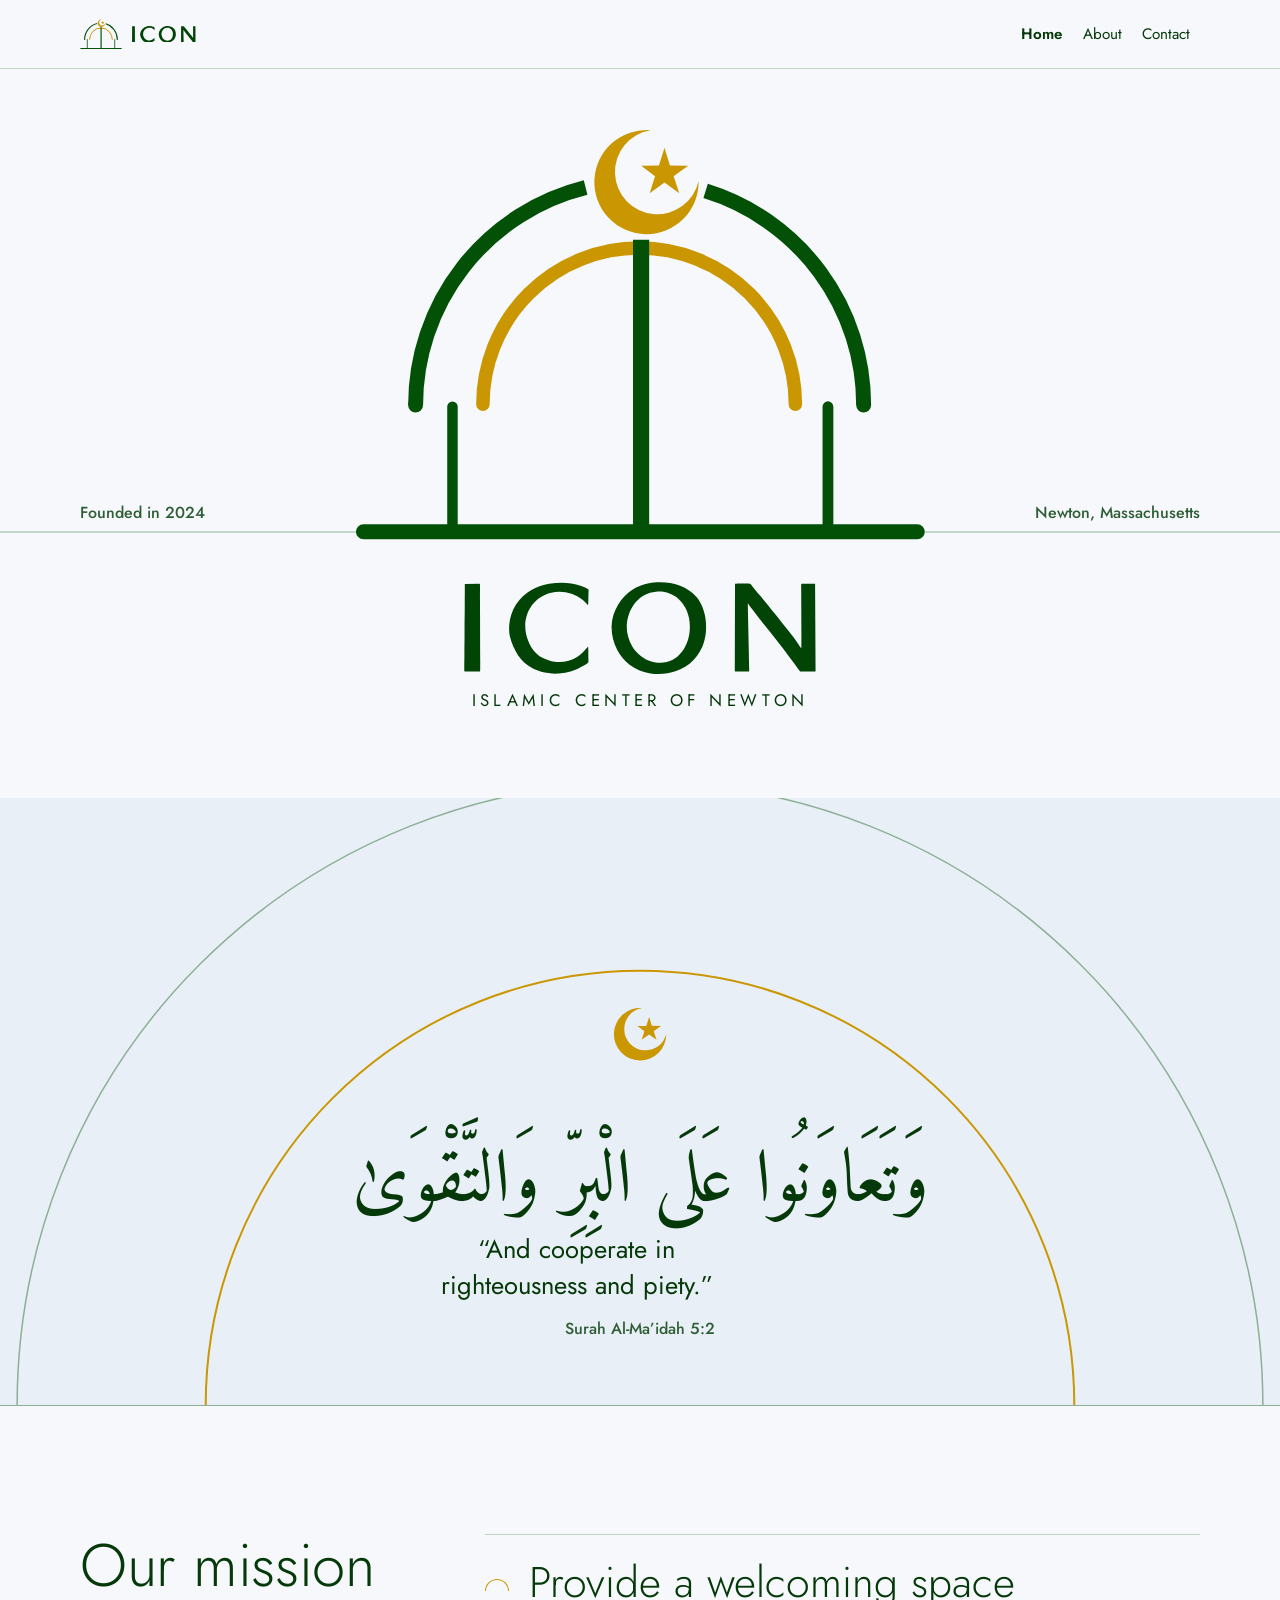
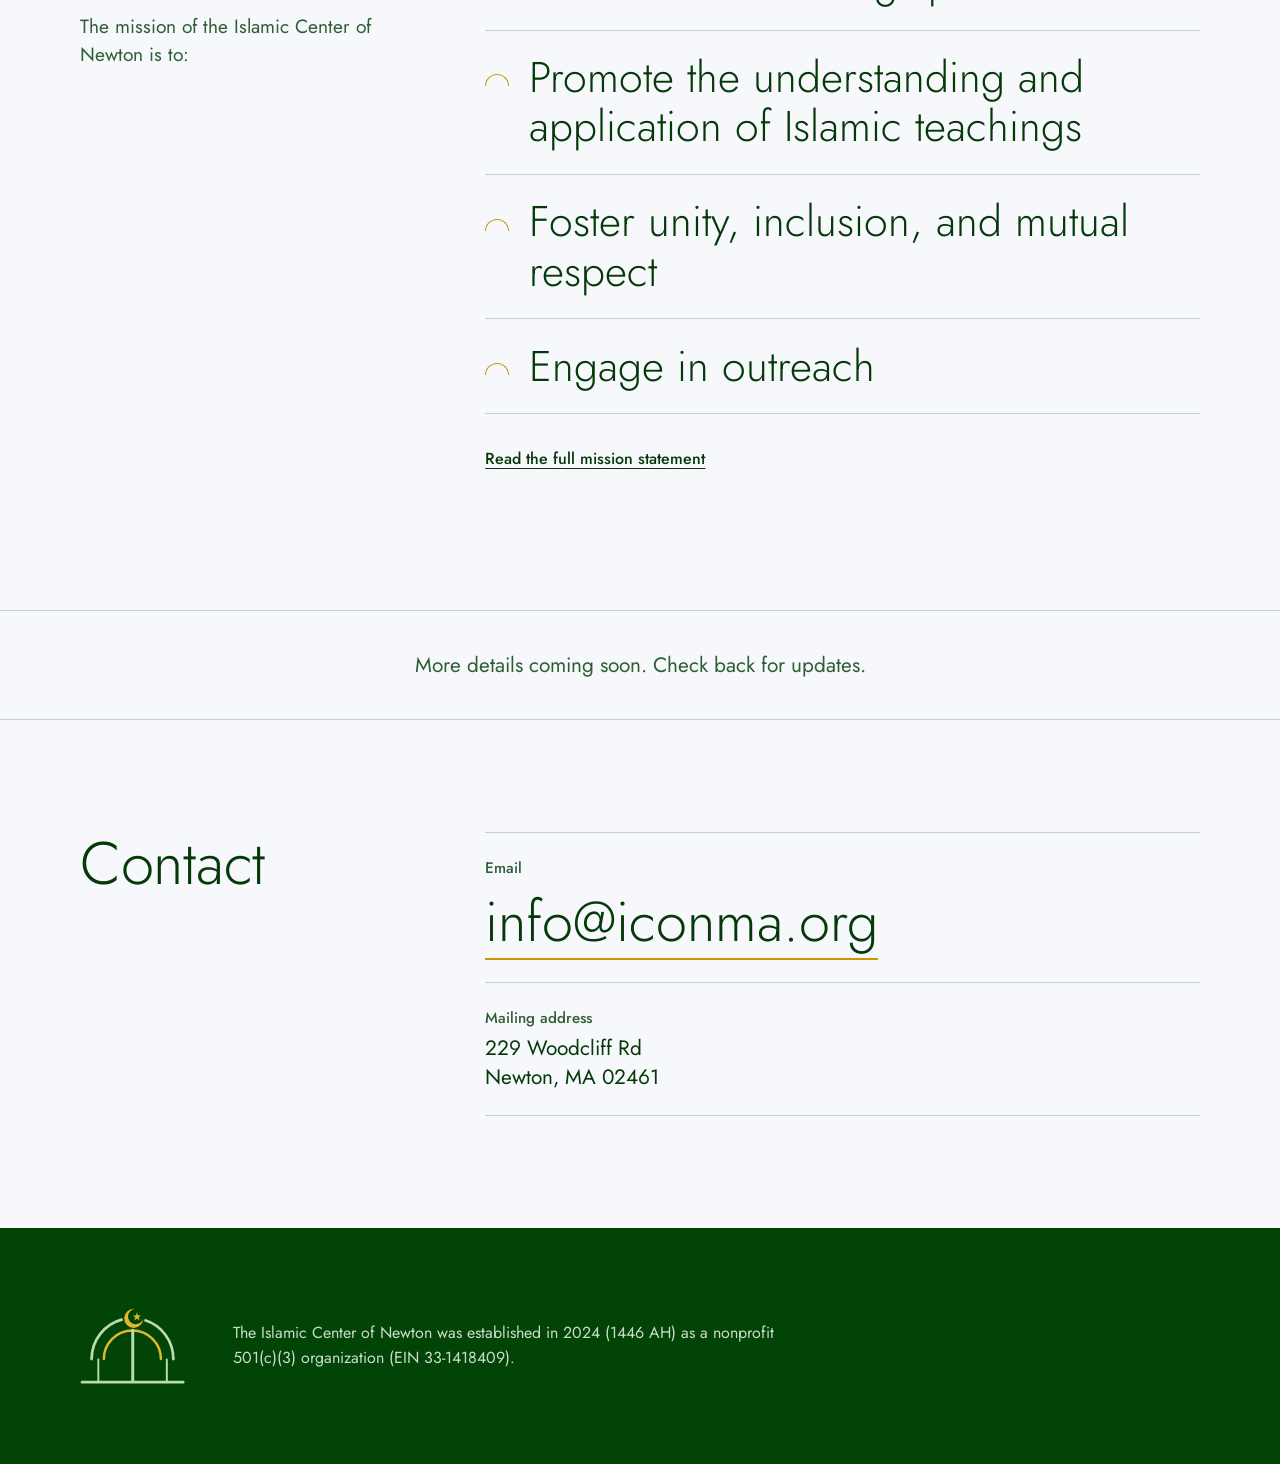
<file: index.html>
<!DOCTYPE html>
<html lang="en">
<head>
<!--
THESIS: a first page for a new masjid with almost nothing to show yet. It refuses the green-and-gold mosque template: no dome photo, no arabesque wallpaper, no serif on cream.
OWN-WORLD: the logo's own geometry (two dome arcs, crescent, star) on cool white #F6F8FC. Green #025107 and gold #CA9703; gold is decoration on light, text only on deep green #014405.
STORY: a visitor learns the name, 2024, the ayah, the mission and how to write to them. Everything else says check back soon.
FIRST VIEWPORT: the mark draws itself once above the wordmark and the full name.
FORM: one look, Line & Light, chosen by Taymour on 2026-11-17 from three; the other two looks and the review panel were deleted. See DESIGN.md.
-->
<meta charset="utf-8">
<meta name="viewport" content="width=device-width, initial-scale=1">
<title>Islamic Center of Newton (ICONMA), Newton, Massachusetts</title>
<meta name="description" content="The Islamic Center of Newton (ICONMA), founded in 2024 in Newton, Massachusetts.">
<meta name="theme-color" content="#F6F8FC">
<link rel="canonical" href="https://iconma.org/">
<link rel="icon" type="image/svg+xml" href="/images/favicon.svg">
<link rel="icon" type="image/png" sizes="32x32" href="/images/favicon-32.png">
<link rel="apple-touch-icon" href="/images/apple-touch-icon.png">
<meta property="og:type" content="website">
<meta property="og:site_name" content="Islamic Center of Newton (ICONMA)">
<meta property="og:title" content="Islamic Center of Newton (ICONMA), Newton, Massachusetts">
<meta property="og:description" content="The Islamic Center of Newton (ICONMA), founded in 2024 in Newton, Massachusetts.">
<meta property="og:url" content="https://iconma.org/">
<meta property="og:image" content="https://iconma.org/images/og.png">
<meta property="og:image:width" content="1200">
<meta property="og:image:height" content="630">
<meta property="og:image:alt" content="Islamic Center of Newton (ICONMA), Massachusetts: a dome with a crescent and star">
<meta name="twitter:card" content="summary_large_image">
<script>document.documentElement.classList.add("js");</script>
<link rel="preconnect" href="https://fonts.googleapis.com">
<link rel="preconnect" href="https://fonts.gstatic.com" crossorigin>
<link href="https://fonts.googleapis.com/css2?family=Amiri+Quran&family=Jost:wght@300..600&display=swap" rel="stylesheet">
<link rel="stylesheet" href="/styles.css?v=20261118a">
</head>
<body>
<!-- symbols:start (written by tools/build-symbols.py, do not edit by hand) -->
<svg width="0" height="0" style="position:absolute" aria-hidden="true" focusable="false">
  <symbol id="mark" viewBox="440 21 589 426">
    <g fill="none" style="stroke:var(--mk-green,#025107)">
      <path pathLength="1" stroke-width="15.3" d="M505.03 307.34A229.08 229.08 0 0 1 678.88 85.02"/>
      <path pathLength="1" stroke-width="15.3" d="M801.6 88.43A229.08 229.08 0 0 1 963.19 307.34"/>
    </g>
    <circle style="fill:var(--mk-green,#025107)" cx="505.03" cy="307.34" r="7.65"/><circle style="fill:var(--mk-green,#025107)" cx="963.19" cy="307.34" r="7.65"/>
    <path pathLength="1" fill="none" style="stroke:var(--mk-gold,#CA9703)" stroke-width="13.8" stroke-linecap="round" d="M573.86 306.62A159.76 159.76 0 0 1 893.39 306.62"/>
    <g fill="none" style="stroke:var(--mk-green,#025107)">
      <line pathLength="1" x1="735.61" y1="138.32" x2="735.61" y2="436.92" stroke-width="16.54"/><line pathLength="1" x1="542.73" y1="308.98" x2="542.73" y2="436.92" stroke-width="10.71" stroke-linecap="round"/><line pathLength="1" x1="926.7" y1="309.07" x2="926.7" y2="436.92" stroke-width="11.05" stroke-linecap="round"/><line pathLength="1" x1="451.73" y1="436.92" x2="1018.01" y2="436.92" stroke-width="15.33" stroke-linecap="round"/>
    </g>
    <path style="fill:var(--mk-gold,#CA9703)" d="M745.39 26.27A53.31 53.31 0 1 0 794.43 78.31A43.27 43.27 0 1 1 745.39 26.27Z"/>
    <path style="fill:var(--mk-gold,#CA9703)" d="M759.52 44.29L765.14 62.38L783.74 62.64L768.9 73.49L774.61 90.89L759.56 79.8L744.4 90.82L749.84 73.43L735.74 62.57L753.83 62.47Z"/>
  </symbol>
  <symbol id="crescent" viewBox="684 24 114 112">
    <path style="fill:var(--mk-gold,#CA9703)" d="M745.39 26.27A53.31 53.31 0 1 0 794.43 78.31A43.27 43.27 0 1 1 745.39 26.27Z"/>
    <path style="fill:var(--mk-gold,#CA9703)" d="M759.52 44.29L765.14 62.38L783.74 62.64L768.9 73.49L774.61 90.89L759.56 79.8L744.4 90.82L749.84 73.43L735.74 62.57L753.83 62.47Z"/>
  </symbol>
  <symbol id="wordmark" viewBox="304 533 854 225">
    <path style="fill:var(--wm,#014405)" fill-rule="evenodd" d="M606.25 551.5C606.15 559.5 605.87 567.5 605.67 575.5C605.58 579.42 605.78 583.62 605.22 587.5C604.15 594.91 605.53 585.42 604.5 588.76C600.22 584.53 596.26 579.8 591.5 576.07C570.13 559.29 542.12 552.71 515.5 558.84C465.36 570.39 441.17 623.2 457.89 670.5C464.96 690.48 475.85 707.66 495.5 717.21C504.69 721.68 513.26 724.94 523.5 726.29C542.77 728.83 561.99 725 578.5 714.75C581.33 713 583.85 710.71 586.5 708.71C593.29 703.57 598.8 696.51 604.5 690.27C604.57 690.48 604.99 690.32 605.1 690.5C605.83 691.69 605.92 723.78 605.84 727.5C602.05 731.39 597.12 734.27 592.5 737.09C575.01 747.74 555.04 754 534.5 755.13C507.91 756.59 481.6 750.84 459.5 735.72C447.45 727.48 436.12 714.57 429.75 701.5C428.1 698.11 425.9 694.97 424.4 691.5C420.59 682.66 417.64 673.81 415.2 664.5C413.06 656.36 413.19 645.88 413.74 637.5C416.07 601.99 437.07 568.66 468.5 551.64C481.56 544.57 495.66 539.05 510.5 536.95C538.07 533.05 562.09 533.45 588.5 542.73C594.59 544.87 601.34 547.38 606.25 551.5ZM764.69 534.5C769.58 533.77 774.56 533.87 779.5 533.82C795.51 533.66 811.66 536.01 826.67 541.5C842.75 547.39 856.83 556.45 868.13 569.5C879.36 582.47 886.71 601.75 889.44 618.5C892.68 638.35 892 658.53 886.5 677.91C881.86 694.27 873.1 709.19 861.5 721.56C849.6 734.26 834.61 743.11 818.5 749.07C799.14 756.23 776.9 757.6 756.5 754.81C738.48 752.35 721.17 745.42 706.5 734.58C693.61 725.06 682.86 711.68 675.5 697.5C666.27 679.71 661.66 660.57 662.07 640.5C662.45 621.64 668.61 602.91 678.5 586.93C687.25 572.8 698.43 560.8 712.5 551.9C724.09 544.57 738.84 538.15 752.5 536.08C756.55 535.47 760.63 535.11 764.69 534.5ZM341.54 537.5C341.77 537.93 342.56 538.01 342.6 538.5C343.23 546.19 342.6 555.6 342.68 563.5C342.85 580.5 342.79 597.5 342.9 614.5C343.08 643.5 343.04 672.5 343.15 701.5C343.22 717.48 343.54 733.53 343.15 749.5C342.88 749.55 342.77 749.94 342.5 750.02C341.6 750.29 306.6 750.26 305.5 749.96C305.23 749.88 305.06 749.55 304.78 749.5C304.4 739.55 304.67 729.47 304.85 719.5C305.04 708.84 304.83 698.16 305.03 687.5C305.49 663.5 304.98 639.49 305.54 615.5C305.94 598.17 305.58 580.83 305.87 563.5C305.98 556.83 305.84 550.16 305.98 543.5C306.01 541.99 305.66 539.96 306.02 538.5C306.1 538.17 306.44 537.95 306.5 537.61L341.54 537.5ZM961.5 537.45C965.7 536.95 995.89 536.49 998.5 537.48C999.57 537.89 1007.06 547.88 1008.29 549.5C1015.62 559.15 1024.34 567.79 1031.57 577.5C1037.25 585.11 1044.05 591.89 1049.72 599.5C1053.83 605.01 1058.58 610.05 1062.76 615.5C1070.48 625.57 1078.48 635.44 1086.22 645.5C1089.35 649.56 1092.84 653.35 1095.85 657.5C1100.98 664.57 1106.89 671.22 1111.72 678.5C1112.74 680.04 1120.99 692.57 1121.5 692.81C1121.81 692.96 1122.24 692.86 1122.5 693.09C1122.75 657.31 1122.37 621.35 1122.27 585.5C1122.24 575.17 1122.16 564.83 1122.14 554.5C1122.13 548.85 1121.63 542.83 1122.5 537.35C1128.4 536.81 1134.52 537.02 1140.5 537.08C1145.56 537.12 1151.01 536.74 1155.84 537.5L1157.01 749.5C1156.78 749.55 1156.72 749.91 1156.5 749.99C1154.91 750.53 1144.03 749.98 1141.5 749.98C1134.17 749.98 1126.81 750.21 1119.5 749.87C1115.56 745.55 1112.07 740.34 1108.74 735.5C1106.37 732.06 1103.58 728.88 1101.12 725.5C1093.81 715.46 1086.65 705.3 1079.01 695.5C1067.02 680.13 1055.1 664.69 1042.86 649.5C1034.73 639.41 1025.72 628.91 1018.13 618.5C1011.69 609.66 1004.63 601.24 998.05 592.5C997.45 591.69 993.83 585.92 993.5 585.77C993.2 585.63 992.77 586.03 992.5 585.83L995.97 749.5C992.44 750.17 1000.5 749.64 994.5 749.98C986.56 750.42 978.45 750.02 970.5 750.02C968.11 750.02 963.66 750.57 961.5 749.91C961.3 749.85 961.21 749.54 961 749.5L961.5 537.45ZM769.83 556.5C788.43 554.08 810.07 560.84 823.89 573.5C837.14 585.63 846.65 602.91 849.95 620.5C853.78 640.93 852.31 663.31 844.12 682.5C837.16 698.79 826.58 713.49 810.5 721.93C792.14 731.57 770.42 730.97 751.5 723.38C736.41 717.33 720.39 703.64 712.31 689.5C702.43 672.21 696.72 651.19 699.5 631.13C702.1 612.33 709.06 594.68 722.02 580.5C736.26 564.92 749.1 559.2 769.83 556.5Z"/>
  </symbol>
</svg>
<!-- symbols:end -->

<a class="skip" href="#main">Skip to main content</a>

<header class="nav">
  <div class="wrap nav__inner">
    <a class="brand" href="/" aria-label="ICONMA, Islamic Center of Newton, home">
      <svg class="brand__mark" viewBox="0 0 589 426" aria-hidden="true" focusable="false"><use href="#mark"/></svg>
      <svg class="brand__word" viewBox="0 0 854 225" aria-hidden="true" focusable="false"><use href="#wordmark"/></svg>
    </a>
    <nav aria-label="Main">
      <ul class="nav__links">
        <li><a href="/" aria-current="page">Home</a></li>
        <li><a href="/about/">About</a></li>
        <li><a href="#contact">Contact</a></li>
      </ul>
    </nav>
  </div>
</header>

<div class="notice" data-announcement hidden></div>

<main id="main">

  <section class="hero" aria-labelledby="home-title">
    <div class="wrap hero__wrap">
      <div class="hero__stage">
        <div class="hero__figure">
          <svg class="hero__mark" viewBox="0 0 589 426" aria-hidden="true" focusable="false"><use href="#mark"/></svg>
        </div>
        <h1 class="hero__name" id="home-title">
          <svg class="hero__word" viewBox="0 0 854 225" role="img" aria-label="ICONMA" focusable="false"><use href="#wordmark"/></svg>
          <span class="hero__full">Islamic Center of Newton</span>
        </h1>
        <p class="hero__meta"><span>Founded in 2024</span><span>Newton, Massachusetts</span></p>
      </div>
    </div>
  </section>

  <section class="ayah section" aria-label="Verse from the Quran">
    <svg class="ayah__arcs" viewBox="0 0 1120 576" preserveAspectRatio="xMidYMax slice" aria-hidden="true" focusable="false">
      <path class="ayah__arc ayah__arc--outer" d="M15 576A545 545 0 0 1 1105 576"/>
      <path class="ayah__arc ayah__arc--inner" d="M180 576A380 380 0 0 1 940 576"/>
    </svg>
    <div class="wrap ayah__wrap">
      <figure class="ayah__fig">
        <svg class="ayah__crescent" viewBox="0 0 114 112" aria-hidden="true" focusable="false"><use href="#crescent"/></svg>
        <blockquote class="ayah__quote">
          <p class="ayah__ar" lang="ar" dir="rtl">وَتَعَاوَنُوا عَلَى الْبِرِّ وَالتَّقْوَىٰ</p>
          <p class="ayah__en">“And cooperate in righteousness and piety.”</p>
        </blockquote>
        <figcaption class="ayah__ref">Surah Al-Ma’idah 5:2</figcaption>
      </figure>
    </div>
  </section>

  <section class="mission section" id="mission" aria-labelledby="mission-h" data-reveal>
    <div class="wrap mission__grid">
      <div class="mission__intro">
        <h2 id="mission-h">Our mission</h2>
        <p>The mission of the Islamic Center of Newton is to:</p>
      </div>
      <div class="mission__body">
        <ul class="mission__list">
          <li><a href="/about/#mission">Provide a welcoming space</a></li>
          <li><a href="/about/#mission">Promote the understanding and application of Islamic teachings</a></li>
          <li><a href="/about/#mission">Foster unity, inclusion, and mutual respect</a></li>
          <li><a href="/about/#mission">Engage in outreach</a></li>
        </ul>
        <p class="mission__more"><a href="/about/#mission">Read the full mission statement</a></p>
      </div>
    </div>
  </section>

  <section class="soon section" aria-label="More to come" data-reveal>
    <div class="wrap soon__wrap">
      <p class="soon__text">More details coming soon. Check back for updates.</p>
    </div>
  </section>

  <section class="contact section" id="contact" aria-labelledby="contact-h" data-reveal>
    <div class="wrap contact__grid">
      <h2 id="contact-h">Contact</h2>
      <dl class="contact__list">
        <div class="contact__row">
          <dt>Mailing address</dt>
          <dd><address data-mailing>229 Woodcliff Rd<br>Newton, MA 02461</address></dd>
        </div>
        <div class="contact__row contact__row--email">
          <dt>Email</dt>
          <dd><a href="mailto:info@iconma.org" data-email>info@iconma.org</a></dd>
        </div>
      </dl>
    </div>
  </section>

</main>

<footer class="footer">
  <div class="wrap footer__inner">
    <svg class="footer__mark" viewBox="0 0 589 426" aria-hidden="true" focusable="false"><use href="#mark"/></svg>
    <p class="footer__legal">The Islamic Center of Newton was established in 2024 (1446 AH) as a nonprofit 501(c)(3) organization (EIN 33-1418409).</p>
  </div>
</footer>

<script src="/content.js?v=20261118a" defer></script>
<script src="/app.js?v=20261118a" defer></script>
</body>
</html>
</file>
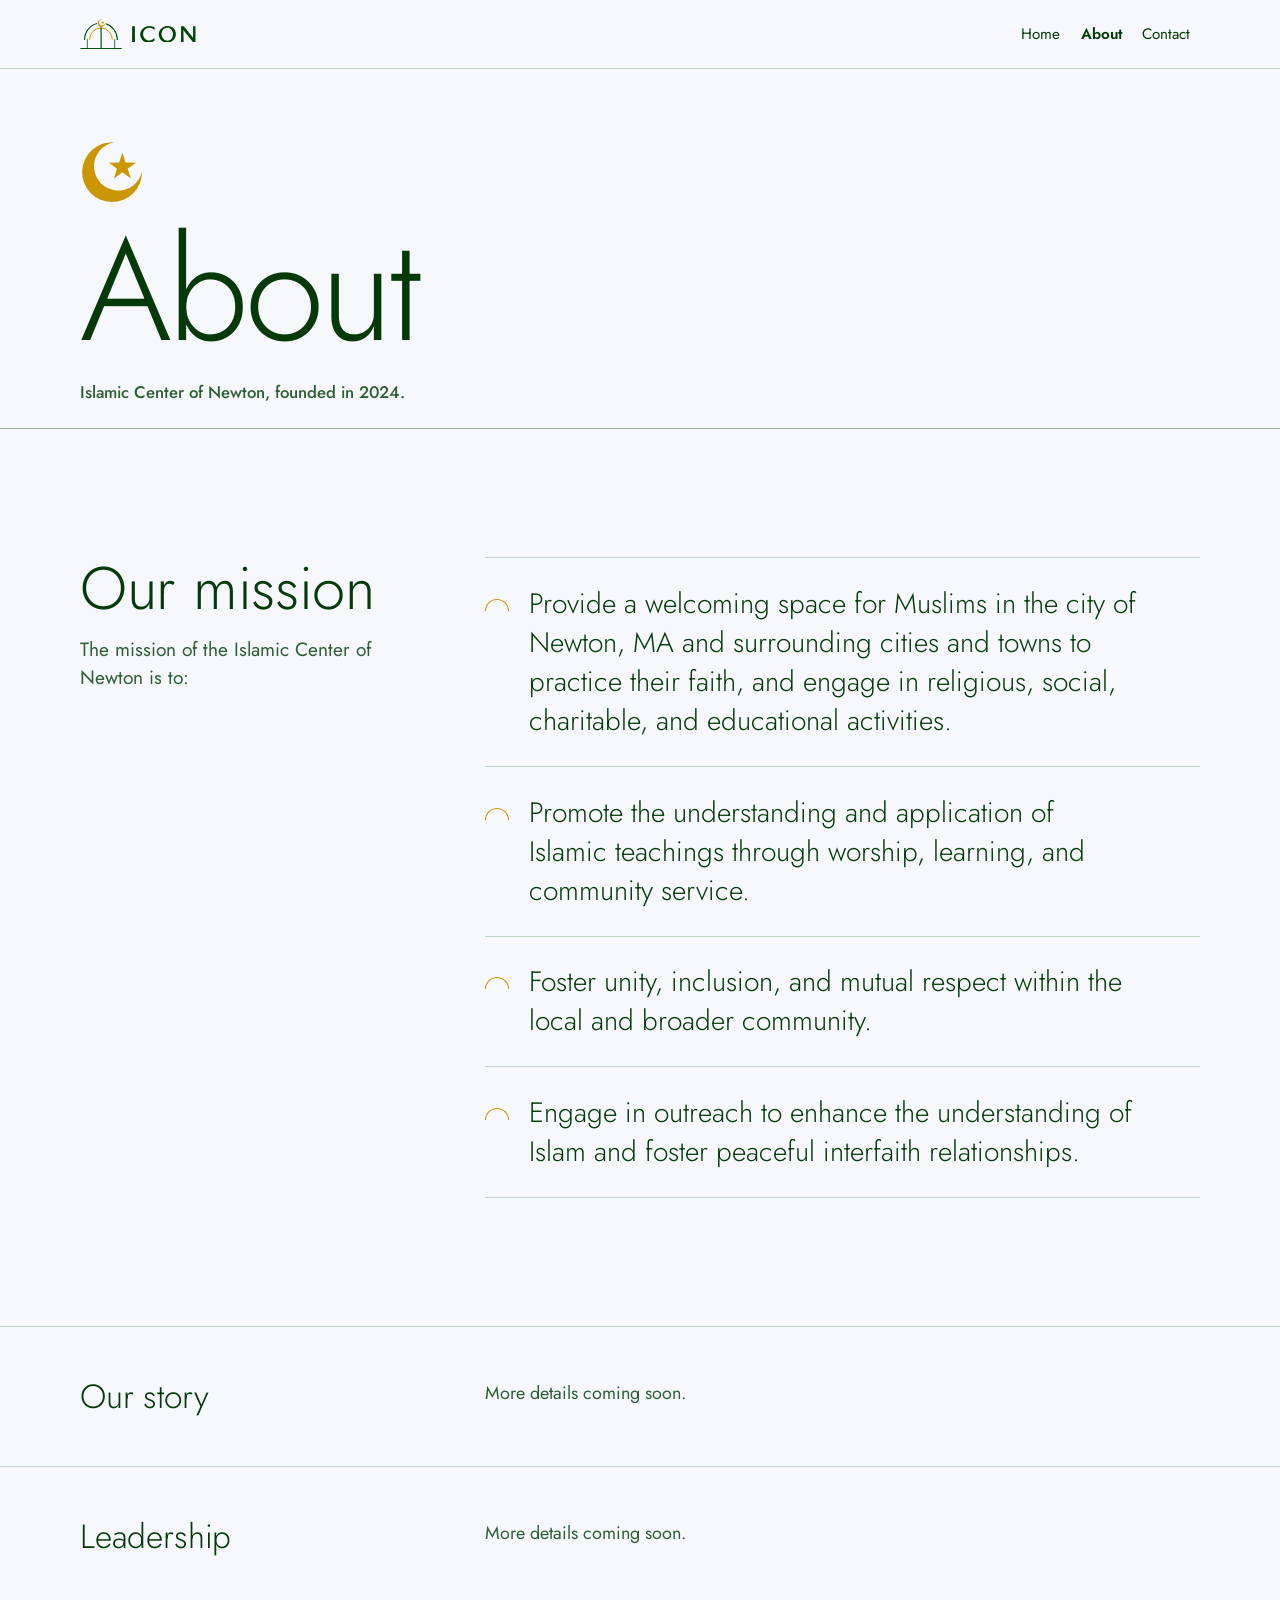
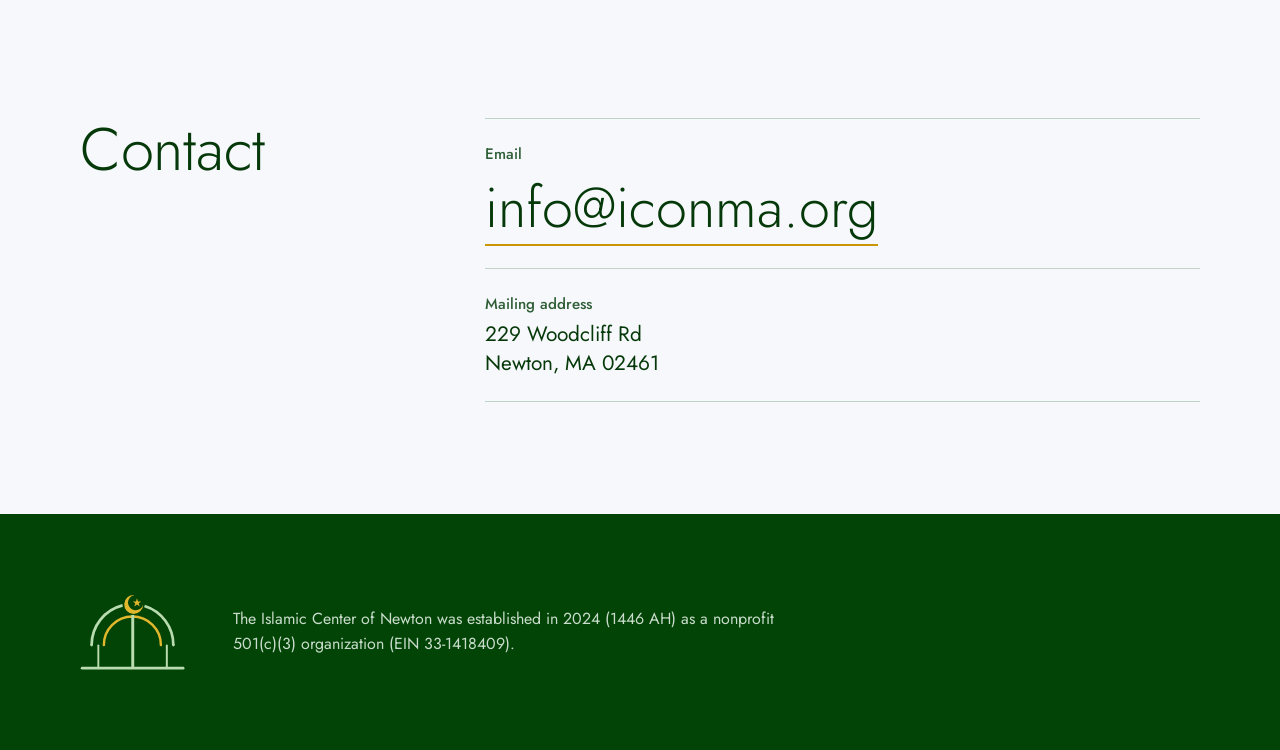
<file: about/index.html>
<!DOCTYPE html>
<html lang="en">
<head>
<meta charset="utf-8">
<meta name="viewport" content="width=device-width, initial-scale=1">
<title>About the Islamic Center of Newton (ICONMA)</title>
<meta name="description" content="The mission of the Islamic Center of Newton (ICONMA), founded in 2024 in Newton, Massachusetts.">
<meta name="theme-color" content="#F6F8FC">
<link rel="canonical" href="https://iconma.org/about/">
<link rel="icon" type="image/svg+xml" href="/images/favicon.svg">
<link rel="icon" type="image/png" sizes="32x32" href="/images/favicon-32.png">
<link rel="apple-touch-icon" href="/images/apple-touch-icon.png">
<meta property="og:type" content="website">
<meta property="og:site_name" content="Islamic Center of Newton (ICONMA)">
<meta property="og:title" content="About the Islamic Center of Newton (ICONMA)">
<meta property="og:description" content="The mission of the Islamic Center of Newton (ICONMA), founded in 2024 in Newton, Massachusetts.">
<meta property="og:url" content="https://iconma.org/about/">
<meta property="og:image" content="https://iconma.org/images/og.png">
<meta property="og:image:width" content="1200">
<meta property="og:image:height" content="630">
<meta property="og:image:alt" content="Islamic Center of Newton (ICONMA), Massachusetts: a dome with a crescent and star">
<meta name="twitter:card" content="summary_large_image">
<script>document.documentElement.classList.add("js");</script>
<link rel="preconnect" href="https://fonts.googleapis.com">
<link rel="preconnect" href="https://fonts.gstatic.com" crossorigin>
<link href="https://fonts.googleapis.com/css2?family=Amiri+Quran&family=Jost:wght@300..600&display=swap" rel="stylesheet">
<link rel="stylesheet" href="/styles.css?v=20261118a">
</head>
<body>
<!-- symbols:start (written by tools/build-symbols.py, do not edit by hand) -->
<svg width="0" height="0" style="position:absolute" aria-hidden="true" focusable="false">
  <symbol id="mark" viewBox="440 21 589 426">
    <g fill="none" style="stroke:var(--mk-green,#025107)">
      <path pathLength="1" stroke-width="15.3" d="M505.03 307.34A229.08 229.08 0 0 1 678.88 85.02"/>
      <path pathLength="1" stroke-width="15.3" d="M801.6 88.43A229.08 229.08 0 0 1 963.19 307.34"/>
    </g>
    <circle style="fill:var(--mk-green,#025107)" cx="505.03" cy="307.34" r="7.65"/><circle style="fill:var(--mk-green,#025107)" cx="963.19" cy="307.34" r="7.65"/>
    <path pathLength="1" fill="none" style="stroke:var(--mk-gold,#CA9703)" stroke-width="13.8" stroke-linecap="round" d="M573.86 306.62A159.76 159.76 0 0 1 893.39 306.62"/>
    <g fill="none" style="stroke:var(--mk-green,#025107)">
      <line pathLength="1" x1="735.61" y1="138.32" x2="735.61" y2="436.92" stroke-width="16.54"/><line pathLength="1" x1="542.73" y1="308.98" x2="542.73" y2="436.92" stroke-width="10.71" stroke-linecap="round"/><line pathLength="1" x1="926.7" y1="309.07" x2="926.7" y2="436.92" stroke-width="11.05" stroke-linecap="round"/><line pathLength="1" x1="451.73" y1="436.92" x2="1018.01" y2="436.92" stroke-width="15.33" stroke-linecap="round"/>
    </g>
    <path style="fill:var(--mk-gold,#CA9703)" d="M745.39 26.27A53.31 53.31 0 1 0 794.43 78.31A43.27 43.27 0 1 1 745.39 26.27Z"/>
    <path style="fill:var(--mk-gold,#CA9703)" d="M759.52 44.29L765.14 62.38L783.74 62.64L768.9 73.49L774.61 90.89L759.56 79.8L744.4 90.82L749.84 73.43L735.74 62.57L753.83 62.47Z"/>
  </symbol>
  <symbol id="crescent" viewBox="684 24 114 112">
    <path style="fill:var(--mk-gold,#CA9703)" d="M745.39 26.27A53.31 53.31 0 1 0 794.43 78.31A43.27 43.27 0 1 1 745.39 26.27Z"/>
    <path style="fill:var(--mk-gold,#CA9703)" d="M759.52 44.29L765.14 62.38L783.74 62.64L768.9 73.49L774.61 90.89L759.56 79.8L744.4 90.82L749.84 73.43L735.74 62.57L753.83 62.47Z"/>
  </symbol>
  <symbol id="wordmark" viewBox="304 533 854 225">
    <path style="fill:var(--wm,#014405)" fill-rule="evenodd" d="M606.25 551.5C606.15 559.5 605.87 567.5 605.67 575.5C605.58 579.42 605.78 583.62 605.22 587.5C604.15 594.91 605.53 585.42 604.5 588.76C600.22 584.53 596.26 579.8 591.5 576.07C570.13 559.29 542.12 552.71 515.5 558.84C465.36 570.39 441.17 623.2 457.89 670.5C464.96 690.48 475.85 707.66 495.5 717.21C504.69 721.68 513.26 724.94 523.5 726.29C542.77 728.83 561.99 725 578.5 714.75C581.33 713 583.85 710.71 586.5 708.71C593.29 703.57 598.8 696.51 604.5 690.27C604.57 690.48 604.99 690.32 605.1 690.5C605.83 691.69 605.92 723.78 605.84 727.5C602.05 731.39 597.12 734.27 592.5 737.09C575.01 747.74 555.04 754 534.5 755.13C507.91 756.59 481.6 750.84 459.5 735.72C447.45 727.48 436.12 714.57 429.75 701.5C428.1 698.11 425.9 694.97 424.4 691.5C420.59 682.66 417.64 673.81 415.2 664.5C413.06 656.36 413.19 645.88 413.74 637.5C416.07 601.99 437.07 568.66 468.5 551.64C481.56 544.57 495.66 539.05 510.5 536.95C538.07 533.05 562.09 533.45 588.5 542.73C594.59 544.87 601.34 547.38 606.25 551.5ZM764.69 534.5C769.58 533.77 774.56 533.87 779.5 533.82C795.51 533.66 811.66 536.01 826.67 541.5C842.75 547.39 856.83 556.45 868.13 569.5C879.36 582.47 886.71 601.75 889.44 618.5C892.68 638.35 892 658.53 886.5 677.91C881.86 694.27 873.1 709.19 861.5 721.56C849.6 734.26 834.61 743.11 818.5 749.07C799.14 756.23 776.9 757.6 756.5 754.81C738.48 752.35 721.17 745.42 706.5 734.58C693.61 725.06 682.86 711.68 675.5 697.5C666.27 679.71 661.66 660.57 662.07 640.5C662.45 621.64 668.61 602.91 678.5 586.93C687.25 572.8 698.43 560.8 712.5 551.9C724.09 544.57 738.84 538.15 752.5 536.08C756.55 535.47 760.63 535.11 764.69 534.5ZM341.54 537.5C341.77 537.93 342.56 538.01 342.6 538.5C343.23 546.19 342.6 555.6 342.68 563.5C342.85 580.5 342.79 597.5 342.9 614.5C343.08 643.5 343.04 672.5 343.15 701.5C343.22 717.48 343.54 733.53 343.15 749.5C342.88 749.55 342.77 749.94 342.5 750.02C341.6 750.29 306.6 750.26 305.5 749.96C305.23 749.88 305.06 749.55 304.78 749.5C304.4 739.55 304.67 729.47 304.85 719.5C305.04 708.84 304.83 698.16 305.03 687.5C305.49 663.5 304.98 639.49 305.54 615.5C305.94 598.17 305.58 580.83 305.87 563.5C305.98 556.83 305.84 550.16 305.98 543.5C306.01 541.99 305.66 539.96 306.02 538.5C306.1 538.17 306.44 537.95 306.5 537.61L341.54 537.5ZM961.5 537.45C965.7 536.95 995.89 536.49 998.5 537.48C999.57 537.89 1007.06 547.88 1008.29 549.5C1015.62 559.15 1024.34 567.79 1031.57 577.5C1037.25 585.11 1044.05 591.89 1049.72 599.5C1053.83 605.01 1058.58 610.05 1062.76 615.5C1070.48 625.57 1078.48 635.44 1086.22 645.5C1089.35 649.56 1092.84 653.35 1095.85 657.5C1100.98 664.57 1106.89 671.22 1111.72 678.5C1112.74 680.04 1120.99 692.57 1121.5 692.81C1121.81 692.96 1122.24 692.86 1122.5 693.09C1122.75 657.31 1122.37 621.35 1122.27 585.5C1122.24 575.17 1122.16 564.83 1122.14 554.5C1122.13 548.85 1121.63 542.83 1122.5 537.35C1128.4 536.81 1134.52 537.02 1140.5 537.08C1145.56 537.12 1151.01 536.74 1155.84 537.5L1157.01 749.5C1156.78 749.55 1156.72 749.91 1156.5 749.99C1154.91 750.53 1144.03 749.98 1141.5 749.98C1134.17 749.98 1126.81 750.21 1119.5 749.87C1115.56 745.55 1112.07 740.34 1108.74 735.5C1106.37 732.06 1103.58 728.88 1101.12 725.5C1093.81 715.46 1086.65 705.3 1079.01 695.5C1067.02 680.13 1055.1 664.69 1042.86 649.5C1034.73 639.41 1025.72 628.91 1018.13 618.5C1011.69 609.66 1004.63 601.24 998.05 592.5C997.45 591.69 993.83 585.92 993.5 585.77C993.2 585.63 992.77 586.03 992.5 585.83L995.97 749.5C992.44 750.17 1000.5 749.64 994.5 749.98C986.56 750.42 978.45 750.02 970.5 750.02C968.11 750.02 963.66 750.57 961.5 749.91C961.3 749.85 961.21 749.54 961 749.5L961.5 537.45ZM769.83 556.5C788.43 554.08 810.07 560.84 823.89 573.5C837.14 585.63 846.65 602.91 849.95 620.5C853.78 640.93 852.31 663.31 844.12 682.5C837.16 698.79 826.58 713.49 810.5 721.93C792.14 731.57 770.42 730.97 751.5 723.38C736.41 717.33 720.39 703.64 712.31 689.5C702.43 672.21 696.72 651.19 699.5 631.13C702.1 612.33 709.06 594.68 722.02 580.5C736.26 564.92 749.1 559.2 769.83 556.5Z"/>
  </symbol>
</svg>
<!-- symbols:end -->

<a class="skip" href="#main">Skip to main content</a>

<header class="nav">
  <div class="wrap nav__inner">
    <a class="brand" href="/" aria-label="ICONMA, Islamic Center of Newton, home">
      <svg class="brand__mark" viewBox="0 0 589 426" aria-hidden="true" focusable="false"><use href="#mark"/></svg>
      <svg class="brand__word" viewBox="0 0 854 225" aria-hidden="true" focusable="false"><use href="#wordmark"/></svg>
    </a>
    <nav aria-label="Main">
      <ul class="nav__links">
        <li><a href="/">Home</a></li>
        <li><a href="/about/" aria-current="page">About</a></li>
        <li><a href="#contact">Contact</a></li>
      </ul>
    </nav>
  </div>
</header>

<div class="notice" data-announcement hidden></div>

<main id="main">

  <section class="page-head" aria-labelledby="about-title">
    <div class="wrap page-head__wrap">
      <div class="page-head__stage">
        <svg class="page-head__mark" viewBox="0 0 114 112" aria-hidden="true" focusable="false"><use href="#crescent"/></svg>
        <h1 id="about-title">About</h1>
        <p>Islamic Center of Newton, founded in 2024.</p>
      </div>
    </div>
  </section>

  <section class="mission mission--full section" id="mission" aria-labelledby="mission-h">
    <div class="wrap mission__grid">
      <div class="mission__intro">
        <h2 id="mission-h">Our mission</h2>
        <p>The mission of the Islamic Center of Newton is to:</p>
      </div>
      <div class="mission__body">
        <ul class="mission__list mission__list--full">
          <li><p>Provide a welcoming space for Muslims in the city of Newton, MA and surrounding cities and towns to practice their faith, and engage in religious, social, charitable, and educational activities.</p></li>
          <li><p>Promote the understanding and application of Islamic teachings through worship, learning, and community service.</p></li>
          <li><p>Foster unity, inclusion, and mutual respect within the local and broader community.</p></li>
          <li><p>Engage in outreach to enhance the understanding of Islam and foster peaceful interfaith relationships.</p></li>
        </ul>
      </div>
    </div>
  </section>

  <section class="stub section" aria-labelledby="story-h" data-reveal>
    <div class="wrap stub__grid">
      <h2 id="story-h">Our story</h2>
      <p class="stub__text">More details coming soon.</p>
    </div>
  </section>

  <section class="stub section" aria-labelledby="leadership-h" data-reveal>
    <div class="wrap stub__grid">
      <h2 id="leadership-h">Leadership</h2>
      <p class="stub__text">More details coming soon.</p>
    </div>
  </section>

  <section class="contact section" id="contact" aria-labelledby="contact-h" data-reveal>
    <div class="wrap contact__grid">
      <h2 id="contact-h">Contact</h2>
      <dl class="contact__list">
        <div class="contact__row">
          <dt>Mailing address</dt>
          <dd><address data-mailing>229 Woodcliff Rd<br>Newton, MA 02461</address></dd>
        </div>
        <div class="contact__row contact__row--email">
          <dt>Email</dt>
          <dd><a href="mailto:info@iconma.org" data-email>info@iconma.org</a></dd>
        </div>
      </dl>
    </div>
  </section>

</main>

<footer class="footer">
  <div class="wrap footer__inner">
    <svg class="footer__mark" viewBox="0 0 589 426" aria-hidden="true" focusable="false"><use href="#mark"/></svg>
    <p class="footer__legal">The Islamic Center of Newton was established in 2024 (1446 AH) as a nonprofit 501(c)(3) organization (EIN 33-1418409).</p>
  </div>
</footer>

<script src="/content.js?v=20261118a" defer></script>
<script src="/app.js?v=20261118a" defer></script>
</body>
</html>
</file>
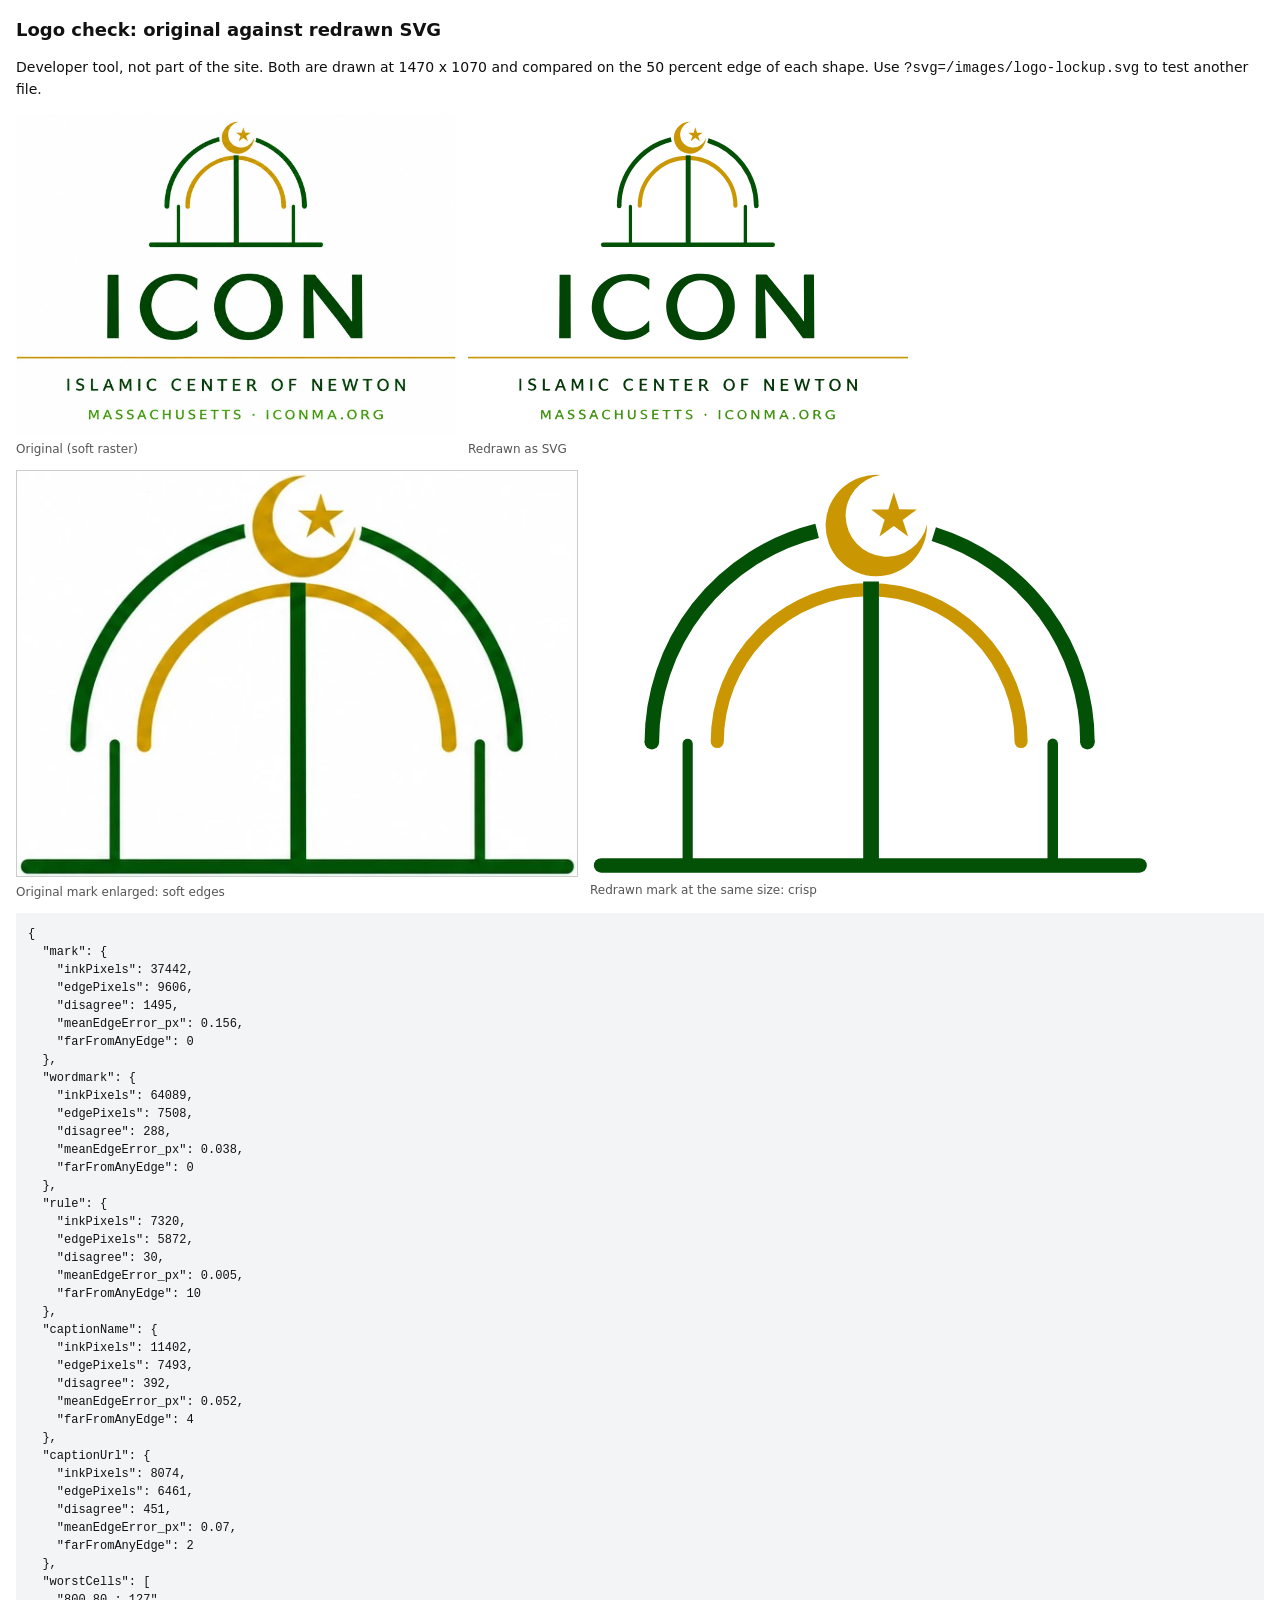
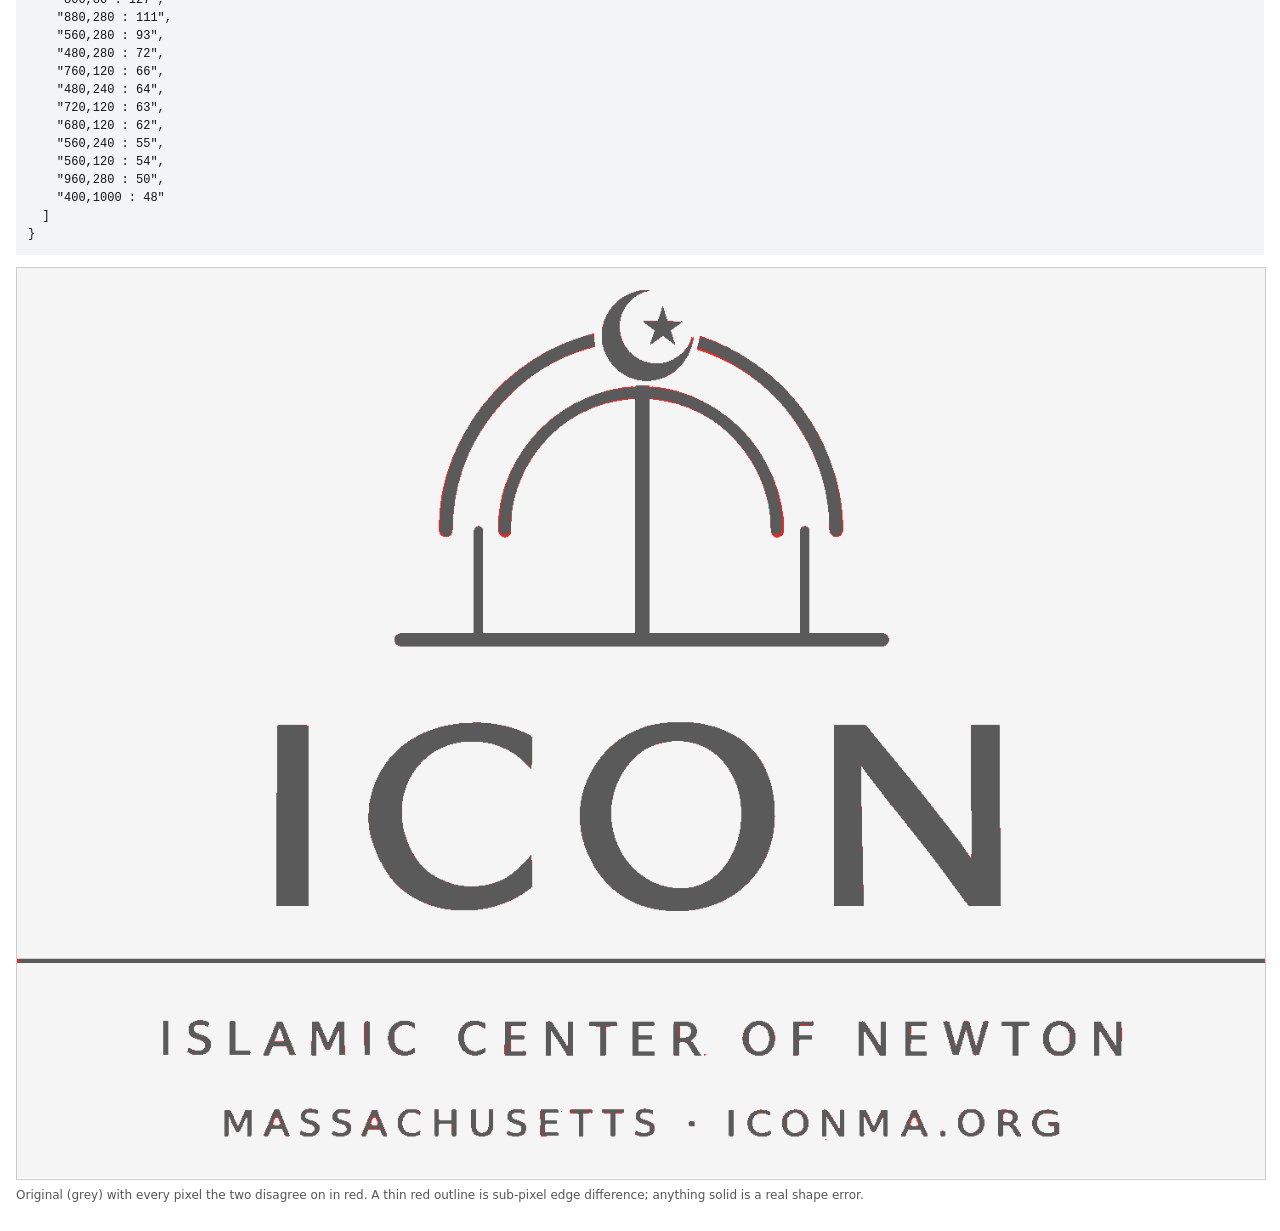
<file: _source/compare.html>
<!doctype html>
<html lang="en">
<head>
<meta charset="utf-8">
<meta name="viewport" content="width=device-width, initial-scale=1">
<meta name="robots" content="noindex">
<title>Logo check: original against redrawn SVG</title>
<style>
  body { font: 14px/1.5 system-ui, sans-serif; margin: 16px; background: #fff; color: #111; }
  h1 { font-size: 18px; margin: 0 0 4px; }
  pre { background: #f3f4f6; padding: 12px; overflow: auto; font-size: 12px; }
  canvas { max-width: 100%; height: auto; border: 1px solid #ccc; background: #fff; }
  .row { display: flex; gap: 12px; flex-wrap: wrap; margin: 12px 0; }
  figure { margin: 0; } figcaption { font-size: 12px; color: #555; }
</style>
</head>
<body>
<h1>Logo check: original against redrawn SVG</h1>
<p>Developer tool, not part of the site. Both are drawn at 1470 x 1070 and compared on the 50 percent edge of each shape. Use <code>?svg=/images/logo-lockup.svg</code> to test another file.</p>
<div class="row">
  <figure><img src="/_source/logo-original.webp" width="440" alt="Original logo from the president"><figcaption>Original (soft raster)</figcaption></figure>
  <figure><img id="redrawn" src="/images/logo-lockup.svg" width="440" alt="Redrawn logo as SVG"><figcaption>Redrawn as SVG</figcaption></figure>
</div>
<div class="row">
  <figure><canvas id="bigRaster" width="560" height="405"></canvas><figcaption>Original mark enlarged: soft edges</figcaption></figure>
  <figure><img id="bigSvg" src="/images/logo-mark.svg" width="560" alt="Redrawn mark enlarged"><figcaption>Redrawn mark at the same size: crisp</figcaption></figure>
</div>
<pre id="out">running...</pre>
<div class="row">
  <figure><canvas id="diff" width="1468" height="1071"></canvas><figcaption>Original (grey) with every pixel the two disagree on in red. A thin red outline is sub-pixel edge difference; anything solid is a real shape error.</figcaption></figure>
</div>
<div class="row" id="zooms"></div>
<script>
const W = 1470, H = 1070, BG = [254, 254, 254];
const params = new URLSearchParams(location.search);
const svgSrc = params.get("svg") || "/images/logo-lockup.svg";
const load = (src) => new Promise((ok, no) => { const i = new Image(); i.onload = () => ok(i); i.onerror = () => no(new Error("could not load " + src)); i.src = src + (src.includes("?") ? "&" : "?") + "t=" + Date.now(); });
function raster(img) {
  const c = document.createElement("canvas"); c.width = W; c.height = H;
  const x = c.getContext("2d", { willReadFrequently: true });
  x.fillStyle = "#FEFEFE"; x.fillRect(0, 0, W, H); x.drawImage(img, 0, 0, W, H);
  return { c, px: x.getImageData(0, 0, W, H).data };
}
function dist(px) {
  const d = new Float32Array(W * H);
  for (let i = 0, j = 0; i < d.length; i++, j += 4) { const a = px[j] - BG[0], b = px[j + 1] - BG[1], c = px[j + 2] - BG[2]; d[i] = Math.sqrt(a * a + b * b + c * c); }
  return d;
}
function maxfilter(d, r) {
  const t = new Float32Array(W * H), o = new Float32Array(W * H);
  for (let y = 0; y < H; y++) for (let x = 0; x < W; x++) { let m = 0; for (let k = Math.max(0, x - r); k <= Math.min(W - 1, x + r); k++) m = Math.max(m, d[y * W + k]); t[y * W + x] = m; }
  for (let y = 0; y < H; y++) for (let x = 0; x < W; x++) { let m = 0; for (let k = Math.max(0, y - r); k <= Math.min(H - 1, y + r); k++) m = Math.max(m, t[k * W + x]); o[y * W + x] = m; }
  return o;
}
function binarize(d) { const M = maxfilter(d, 3); const b = new Uint8Array(W * H); for (let i = 0; i < b.length; i++) b[i] = (M[i] > 60 && d[i] > 0.5 * M[i]) ? 1 : 0; return b; }
function boundary(b) {
  const e = new Uint8Array(W * H);
  for (let y = 1; y < H - 1; y++) for (let x = 1; x < W - 1; x++) { const i = y * W + x; if (b[i] !== b[i - 1] || b[i] !== b[i + 1] || b[i] !== b[i - W] || b[i] !== b[i + W]) e[i] = 1; }
  return e;
}
function dilate(m, n) {
  let cur = m;
  for (let k = 0; k < n; k++) { const o = new Uint8Array(W * H); for (let y = 1; y < H - 1; y++) for (let x = 1; x < W - 1; x++) { const i = y * W + x; if (cur[i] || cur[i - 1] || cur[i + 1] || cur[i - W] || cur[i + W] || cur[i - W - 1] || cur[i - W + 1] || cur[i + W - 1] || cur[i + W + 1]) o[i] = 1; } cur = o; }
  return cur;
}
(async () => {
  const [a, b] = await Promise.all([load("/_source/logo-original.webp"), load(svgSrc)]);
  b.width = W; b.height = H;
  const A = raster(a), B = raster(b);
  const bA = binarize(dist(A.px)), bB = binarize(dist(B.px));
  const edge = boundary(bA), band = dilate(edge, 2);
  const regions = { mark: [0, 0, W, 460], wordmark: [0, 520, W, 770], rule: [0, 798, W, 826], captionName: [0, 870, W, 945], captionUrl: [0, 975, W, 1050] };
  const report = {}; const far = new Uint8Array(W * H);
  for (const [name, [x0, y0, x1, y1]] of Object.entries(regions)) {
    let xor = 0, per = 0, farN = 0, ink = 0;
    for (let y = y0; y < y1; y++) for (let x = x0; x < x1; x++) { const i = y * W + x; if (bA[i]) ink++; if (edge[i]) per++; if (bA[i] !== bB[i]) { xor++; if (!band[i]) { farN++; far[i] = 1; } } }
    report[name] = { inkPixels: ink, edgePixels: per, disagree: xor, meanEdgeError_px: +(xor / Math.max(per, 1)).toFixed(3), farFromAnyEdge: farN };
  }
  // where are the worst places? count disagreements on a 40px grid
  const cells = {};
  for (let y = 0; y < H; y++) for (let x = 0; x < W; x++) { const i = y * W + x; if (bA[i] !== bB[i]) { const k = Math.floor(x / 40) * 40 + "," + Math.floor(y / 40) * 40; cells[k] = (cells[k] || 0) + 1; } }
  report.worstCells = Object.entries(cells).sort((p, q) => q[1] - p[1]).slice(0, 12).map(([k, v]) => k + " : " + v);
  // paint
  const dc = document.getElementById("diff"), g = dc.getContext("2d"); const out = g.createImageData(W, H);
  for (let i = 0, j = 0; i < W * H; i++, j += 4) {
    const grey = bA[i] ? 90 : 245; let r = grey, gg = grey, bl = grey;
    if (bA[i] !== bB[i]) { r = 230; gg = 40; bl = 40; }
    out.data[j] = r; out.data[j + 1] = gg; out.data[j + 2] = bl; out.data[j + 3] = 255;
  }
  g.putImageData(out, 0, 0);
  window.__ctx = { A, B, bA, bB };
  { const c = document.getElementById("bigRaster"), q = c.getContext("2d"); q.drawImage(A.c, 440, 21, 589, 426, 0, 0, c.width, c.height); }
  window.zoomAt = (x, y, w, h, s = 6) => {
    const c = document.createElement("canvas"); c.width = w * s; c.height = h * s; const q = c.getContext("2d"); q.imageSmoothingEnabled = false;
    q.drawImage(A.c, x, y, w, h, 0, 0, w * s, h * s); q.globalCompositeOperation = "difference"; q.drawImage(B.c, x, y, w, h, 0, 0, w * s, h * s);
    const f = document.createElement("figure"); f.append(c); const cap = document.createElement("figcaption"); cap.textContent = `difference (black = identical) at x ${x} y ${y}, ${s}x`; f.append(cap); document.getElementById("zooms").append(f);
  };
  window.__result = report;
  document.getElementById("out").textContent = JSON.stringify(report, null, 2);
})().catch((e) => { document.getElementById("out").textContent = "ERROR " + e.message; window.__result = { error: e.message }; });
</script>
</body>
</html>
</file>
<file: styles.css>
/* ==========================================================================
   ICONMA
   Cool white and thin line. The hierarchy comes from scale and weight, one tinted stage with the
   dome drawn large behind the ayah, the mark's base line running on as a horizon, and one deep
   green block at the foot of the page. Read DESIGN.md before changing it.
   ========================================================================== */

:root {
  --bg: #F6F8FC;          /* cool white: a touch cooler than the logo's plain white ground */
  --tint: #E9EFF6;        /* the one tinted band, behind the ayah */
  --paper: #FFFFFF;
  --ink: #063909;         /* the logo's caption green, 12.4:1 on --bg */
  --ink-soft: #2F5E36;    /* 7:1 on --bg */
  --green: #025107;       /* the mark's green */
  --gold: #CA9703;        /* 2.5:1 on --bg: decoration only, never text on light */
  --deep: #014405;        /* the wordmark's green */
  --pale: #F6F8FC;
  --pale-soft: #C9DCCB;
  --gold-lit: #E3B72C;    /* gold that is allowed to carry text on deep green */
  --hair: rgba(2, 81, 7, .22);
  --hair-strong: rgba(2, 81, 7, .4);

  --font: "Jost", system-ui, sans-serif;
  --font-arabic: "Amiri Quran", "Scheherazade New", "Geeza Pro", "Noto Naskh Arabic", serif;

  --gutter: clamp(1.25rem, 5vw, 3rem);
  --wrap: 70rem;
  --ease: cubic-bezier(.16, 1, .3, 1);

  /* the logo symbols read these, so any region can recolour them (the footer does) */
  --mk-green: var(--green);
  --mk-gold: var(--gold);
  --wm: #014405;
}

/* ---------- Base ---------- */

*, *::before, *::after { box-sizing: border-box; }
html { -webkit-text-size-adjust: 100%; scroll-behavior: smooth; scroll-padding-top: 1rem; }
body {
  margin: 0;
  background: var(--bg);
  color: var(--ink);
  font: 400 1.125rem/1.6 var(--font);
  -webkit-font-smoothing: antialiased;
  text-rendering: optimizeLegibility;
}
h1, h2, p, ul, ol, figure, blockquote, dl, dd { margin: 0; }
ul, ol { padding: 0; list-style: none; }
a { color: inherit; }
svg { display: block; }
address { font-style: normal; }
h2 { font-size: clamp(2.2rem, 1.3rem + 3.2vw, 3.75rem); font-weight: 300; line-height: 1.05; letter-spacing: -.005em; text-wrap: balance; }

:focus-visible { outline: 2px solid var(--green); outline-offset: 3px; border-radius: 3px; }

.wrap { width: min(100% - 2 * var(--gutter), var(--wrap)); margin-inline: auto; }
.section { padding-block: clamp(3.5rem, 9vw, 7rem); }

.skip { position: absolute; left: -999px; top: 0; z-index: 20; }
.skip:focus { left: 1rem; top: 1rem; padding: .65rem 1rem; background: var(--paper); color: var(--ink); border-radius: 8px; }

.notice { padding: .7rem var(--gutter); background: var(--green); color: #fff; text-align: center; font-size: 1rem; }

/* ---------- Nav ---------- */

.nav { position: relative; z-index: 5; background: var(--bg); border-bottom: 1px solid var(--hair); }
.nav__inner { display: flex; align-items: center; justify-content: space-between; gap: .75rem; min-height: 4.25rem; }
.brand { display: inline-flex; align-items: center; gap: .65rem; min-height: 44px; text-decoration: none; }
.brand__mark { height: 1.9rem; width: auto; aspect-ratio: 589 / 426; }
.brand__word { height: 1.05rem; width: auto; aspect-ratio: 854 / 225; }
.nav__links { display: flex; gap: .1rem; }
.nav__links a {
  display: inline-flex; align-items: center; min-height: 44px; padding-inline: .6rem;
  font-size: .95rem; text-decoration: none; border-radius: 999px;
  transition: background-color .2s, color .2s;
}
.nav__links a:hover { background: rgba(2, 81, 7, .08); }
.nav__links a[aria-current="page"] { font-weight: 600; }

/* ---------- Home: hero ---------- */
/* The mark is the largest thing on the page, its base line runs on as a horizon,
   and everything else sits on or below that line. */

.hero {
  position: relative; isolation: isolate; overflow: hidden; text-align: center;
  padding-block: clamp(1.5rem, 5vw, 3.5rem) clamp(3rem, 7vw, 5.5rem);
}
.hero__stage { position: relative; display: grid; justify-items: center; gap: clamp(1.5rem, 3.5vw, 2.5rem) clamp(1.25rem, 3vw, 2rem); }
.hero__figure { position: relative; }
.hero__mark { width: min(84vw, 36rem); height: auto; aspect-ratio: 589 / 426; overflow: visible; }
.hero__figure::after {
  content: ""; position: absolute; z-index: -1; left: 50%; top: 97.6%; width: 100vw; height: 1px;
  transform: translate(-50%, -50%); background: var(--hair-strong);
}
.hero__name { display: grid; justify-items: center; gap: 1rem; font-weight: inherit; }
.hero__word { width: min(60vw, 22rem); height: auto; aspect-ratio: 854 / 225; }
.hero__full { font-size: clamp(.82rem, .7rem + .55vw, 1.05rem); font-weight: 400; line-height: 1.2; letter-spacing: .26em; text-transform: uppercase; }
.hero__meta { display: grid; gap: .1rem; font-size: 1rem; font-weight: 500; color: var(--ink-soft); }
@media (min-width: 48rem) {
  .hero__stage { grid-template-columns: 1fr minmax(0, 36rem) 1fr; }
  .hero__figure { grid-column: 2; grid-row: 1; }
  .hero__name { grid-column: 1 / -1; grid-row: 2; }
  /* the two facts sit on the horizon, one at each end of it */
  .hero__meta { display: contents; }
  .hero__meta span { grid-row: 1; align-self: end; margin-bottom: 1rem; }
  .hero__meta span:first-child { grid-column: 1; justify-self: start; }
  .hero__meta span:last-child { grid-column: 3; justify-self: end; }
}

/* the one orchestrated moment: the mark draws itself, then its solid parts fill in */
@media (prefers-reduced-motion: no-preference) {
  .js .hero__mark use { animation: mark-draw 2.6s var(--ease) .15s backwards, mark-fill .9s ease 1.6s backwards; }
}
@keyframes mark-draw {
  from { stroke-dasharray: 1 2; stroke-dashoffset: 1; }
  to   { stroke-dasharray: 1 2; stroke-dashoffset: 0; }
}
@keyframes mark-fill { from { fill-opacity: 0; } to { fill-opacity: 1; } }

/* ---------- Home: ayah ---------- */
/* A tinted stage, the dome drawn large behind the verse, the page's base line at its foot. */

.ayah {
  position: relative; isolation: isolate; overflow: hidden; display: grid; align-items: end;
  min-height: clamp(31rem, 54vw, 38rem); padding-block: 0 clamp(2.75rem, 5.5vw, 4rem);
  background: var(--tint); border-bottom: 1px solid var(--hair-strong);
}
.ayah__arcs { position: absolute; inset: 0; width: 100%; height: 100%; z-index: -1; }
.ayah__arc { fill: none; vector-effect: non-scaling-stroke; }
.ayah__arc--outer { stroke: var(--hair-strong); stroke-width: 1.5px; }
.ayah__arc--inner { stroke: var(--gold); stroke-width: 2px; }
.ayah__fig { display: grid; justify-items: center; gap: .75rem; text-align: center; }
.ayah__crescent { width: clamp(2.6rem, 6vw, 3.5rem); height: auto; aspect-ratio: 114 / 112; margin-bottom: .5rem; }
.ayah__ar { font-family: var(--font-arabic); font-size: clamp(2.4rem, 1rem + 4.6vw, 4.75rem); font-weight: 400; line-height: 2; }
.ayah__en { max-width: 30ch; font-size: clamp(1.2rem, 1rem + 1vw, 1.6rem); line-height: 1.4; text-wrap: balance; }
.ayah__ref { font-size: 1rem; font-weight: 500; color: var(--ink-soft); }

/* ---------- Mission ---------- */
/* The statement is the biggest type below the hero; the label stays put while you read it. */

.mission { padding-block: clamp(4rem, 10vw, 8rem); }
.mission__grid, .stub__grid, .contact__grid { display: grid; gap: clamp(1.5rem, 4vw, 3rem); }
@media (min-width: 56rem) {
  .mission__grid, .stub__grid, .contact__grid { grid-template-columns: minmax(14rem, 1fr) 2fr; align-items: start; }
  .mission__intro { position: sticky; top: 2rem; }
}
.mission__intro p { margin-top: 1rem; max-width: 26ch; font-size: 1.2rem; line-height: 1.45; color: var(--ink-soft); }
.mission__list li { border-top: 1px solid var(--hair); }
.mission__list li:last-child { border-bottom: 1px solid var(--hair); }
.mission__list a {
  display: flex; gap: 1.25rem; align-items: flex-start; padding-block: 1.4rem; text-decoration: none;
  font-size: clamp(1.55rem, 1rem + 2.1vw, 2.75rem); font-weight: 300; line-height: 1.15;
  background: linear-gradient(var(--gold), var(--gold)) 0 100% / 0 2px no-repeat;
  transition: background-size .55s var(--ease), color .2s;
}
.mission__list a:hover { background-size: 100% 2px; color: var(--green); }
/* a small gold arch before each line: the logo's inner arc as a bullet */
.mission__list a::before,
.mission__list--full li::before {
  content: ""; flex: none; width: 1.5rem; height: .75rem; border: 1.5px solid var(--gold); border-bottom: 0; border-radius: 1.5rem 1.5rem 0 0;
}
.mission__list a::before { margin-top: .5em; }
.mission__list--full li { display: flex; gap: 1.25rem; align-items: flex-start; padding-block: 1.6rem; }
.mission__list--full li::before { margin-top: .95rem; }
.mission__list--full p { max-width: 38rem; font-size: clamp(1.25rem, 1rem + 1vw, 1.75rem); font-weight: 300; line-height: 1.4; }
.mission__more { margin-top: 1.25rem; font-size: 1rem; font-weight: 500; }
.mission__more a, .contact a { display: inline-block; padding-block: .7rem; text-underline-offset: .25em; text-decoration-thickness: .08em; }

/* ---------- Placeholders ---------- */
/* Quiet on purpose: a slim strip, not a section. */

.soon { padding-block: clamp(1.75rem, 4vw, 2.5rem); border-block: 1px solid var(--hair); }
.soon__wrap { display: grid; justify-items: center; }
.soon__text { text-align: center; font-size: clamp(1.1rem, 1rem + .5vw, 1.3rem); line-height: 1.35; color: var(--ink-soft); text-wrap: balance; }
.stub { padding-block: clamp(2rem, 5vw, 3.25rem); border-top: 1px solid var(--hair); }
.stub h2 { font-size: clamp(1.5rem, 1.1rem + 1.4vw, 2.1rem); }
.stub__text { color: var(--ink-soft); }

/* ---------- About: page head ---------- */
/* A very large title standing on a rule. */

.page-head { padding-block: clamp(2rem, 6vw, 4.5rem) 0; border-bottom: 1px solid var(--hair-strong); }
.page-head__stage { display: grid; justify-items: start; gap: .5rem; text-align: left; padding-bottom: 1.4rem; }
.page-head__mark { width: 4rem; height: auto; aspect-ratio: 114 / 112; margin-bottom: .75rem; }
.page-head h1 { font-size: clamp(3.75rem, 1.5rem + 11vw, 9rem); font-weight: 300; line-height: .92; letter-spacing: -.025em; padding-bottom: .1em; /* room for descenders such as the g in "Page" */ }
.page-head p { font-size: 1.05rem; font-weight: 500; color: var(--ink-soft); }

/* ---------- Contact ---------- */
/* The email is the action, so it is the large thing. */

.contact { padding-block: clamp(4rem, 9vw, 7rem); }
.contact__list { display: grid; border-bottom: 1px solid var(--hair); }
.contact__row { display: grid; gap: .25rem; padding-block: 1.4rem; border-top: 1px solid var(--hair); }
.contact__row--email { order: -1; }
.contact__row dt { font-size: .95rem; font-weight: 500; color: var(--ink-soft); }
.contact__row dd { font-size: 1.3rem; line-height: 1.4; }
.contact__row--email a {
  padding-block: .45rem; font-size: clamp(1.8rem, 1rem + 3.4vw, 3.5rem); font-weight: 300; line-height: 1.1; overflow-wrap: anywhere;
  text-decoration: none; background: linear-gradient(var(--gold), var(--gold)) 0 100% / 100% 2px no-repeat; transition: color .2s;
}
.contact__row--email a:hover { color: var(--green); }

/* ---------- Footer ---------- */
/* One deep green block, so the page ends on something solid. */

.footer {
  padding-block: clamp(3rem, 7vw, 5rem); background: var(--deep); color: var(--pale-soft); font-size: .95rem;
  --wm: var(--pale); --mk-green: #B9DBB0; --mk-gold: var(--gold-lit);
}
.footer :focus-visible { outline-color: var(--gold-lit); }
.footer__inner { display: grid; justify-items: center; gap: 1.5rem 3rem; text-align: center; }
.footer__mark { height: clamp(3.25rem, 7vw, 4.75rem); width: auto; aspect-ratio: 589 / 426; }
.footer__legal { max-width: 36rem; font-size: 1rem; line-height: 1.55; }
@media (min-width: 48rem) {
  .footer__inner { grid-template-columns: auto 1fr; justify-items: start; align-items: center; text-align: left; }
}

/* ---------- Lower-section fade ---------- */
/* .pre is added by app.js only, so nothing is hidden without the script. */

[data-reveal] { transition: opacity .9s var(--ease); }
.pre { opacity: 0; }

/* ---------- Small screens ---------- */

@media (max-width: 26rem) {
  .brand { gap: .5rem; }
  .brand__mark { height: 1.7rem; }
  .brand__word { height: .9rem; }
  .nav__links a { padding-inline: .45rem; font-size: .92rem; }
}
</file>
